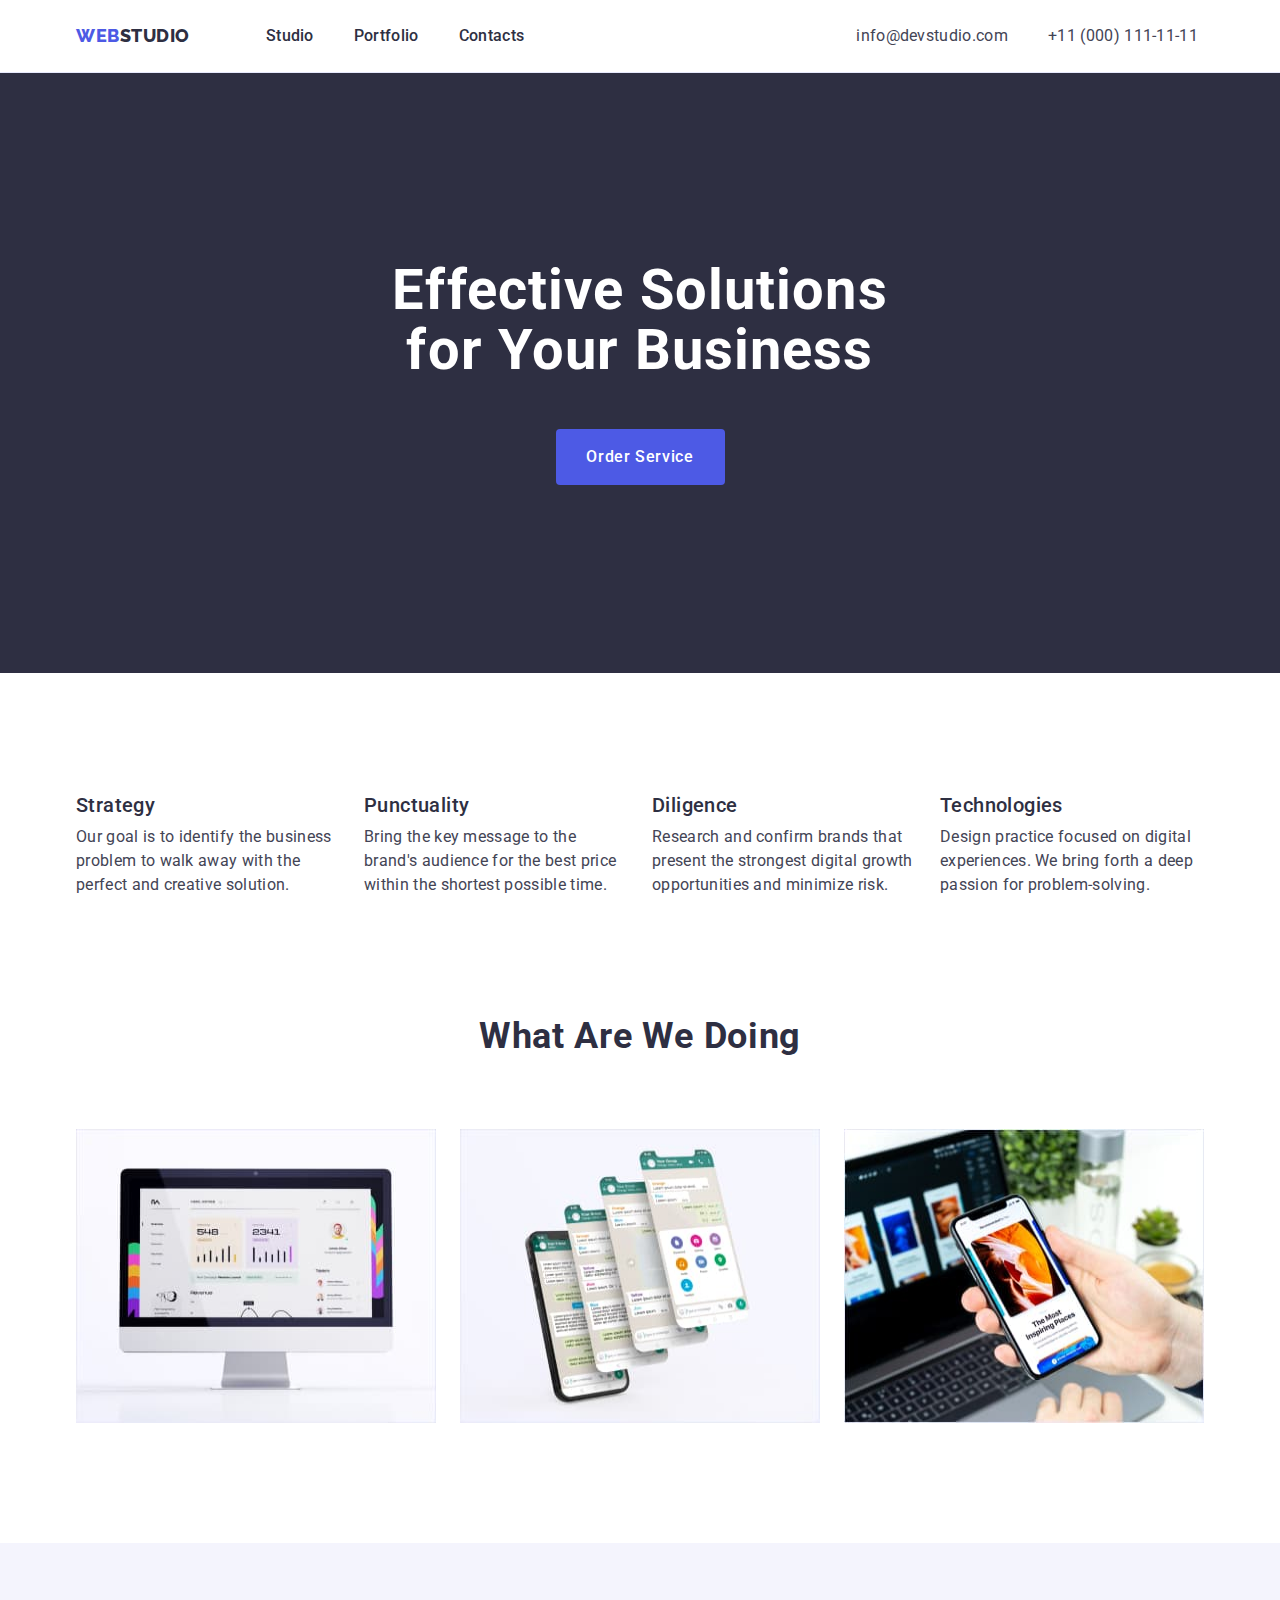
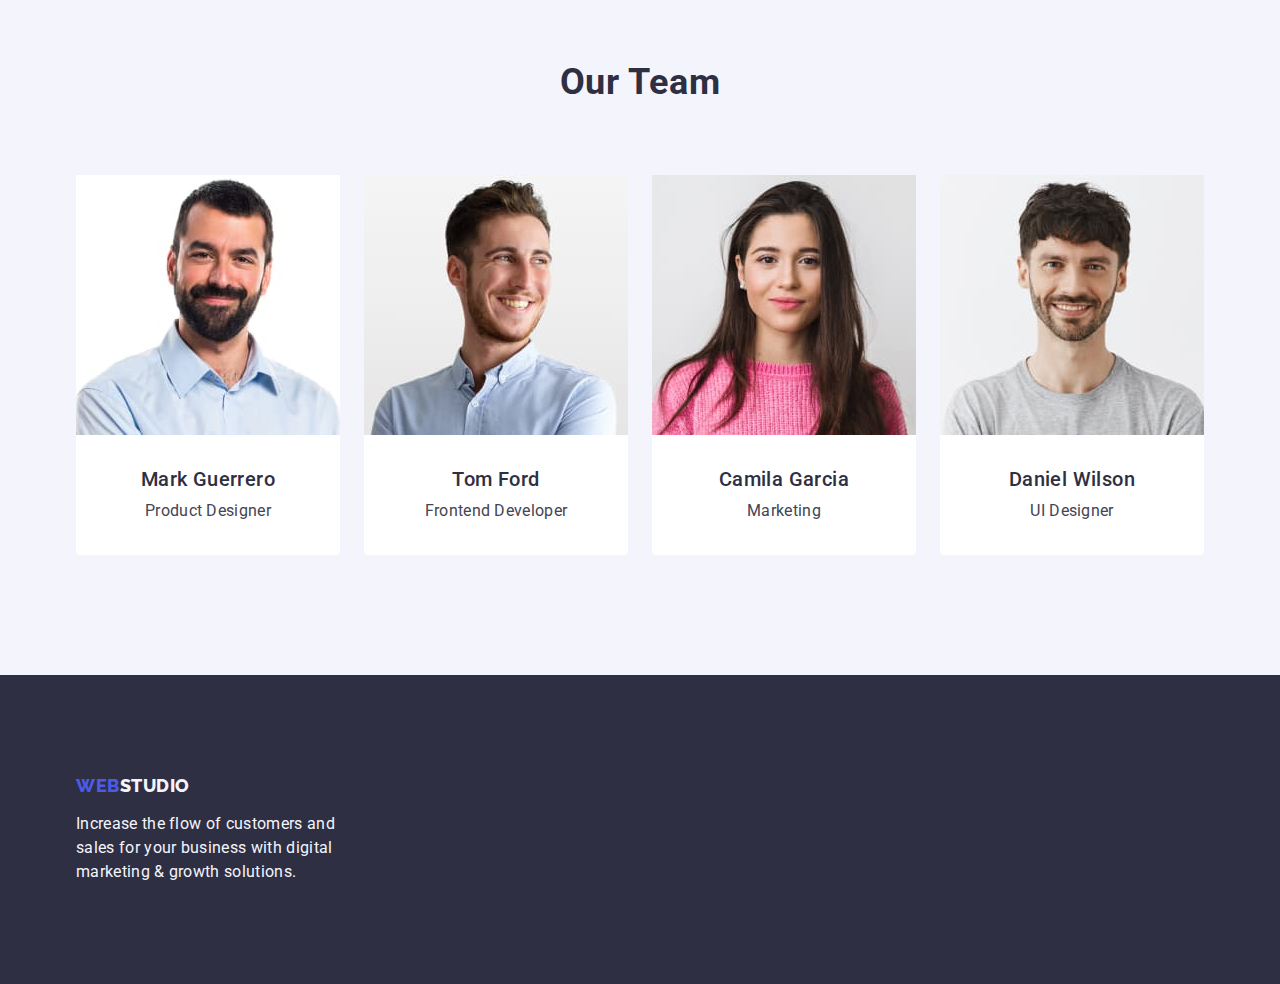
<file: index.html>
<!DOCTYPE html>
<html lang="en">
  <head>
    <meta charset="UTF-8" />
    <meta http-equiv="X-UA-Compatible" content="IE=edge" />
    <meta name="viewport" content="width=device-width, initial-scale=1.0" />
    <meta name="description" content="Ефективні рішення для вашого бізнесу" />
    <title>WebStudio</title>
    <link rel="preconnect" href="https://fonts.googleapis.com" />
    <link rel="preconnect" href="https://fonts.gstatic.com" crossorigin />
    <link
      href="https://fonts.googleapis.com/css2?family=Raleway:wght@800&family=Roboto:wght@400;500;700&display=swap"
      rel="stylesheet"
    />
    <link
      rel="stylesheet"
      href="https://cdn.jsdelivr.net/npm/modern-normalize@2.0.0/modern-normalize.min.css"
    />
    <link rel="stylesheet" href="./css/styles.css" />
  </head>
  <body class="page">
    <!-- Header section -->
    <header class="header">
      <div class="header-conteiner container">
        <nav class="header-nav">
          <a class="logo link" href="./index.html"
            >Web<span class="logo-studio">Studio</span></a
          >
          <ul class="header-list list">
            <li class="header-item">
              <a class="header-link link" href="./index.html">Studio</a>
            </li>
            <li class="header-item">
              <a class="header-link link" href="./portfolio.html">Portfolio</a>
            </li>
            <li class="header-item">
              <a class="header-link link" href="">Contacts</a>
            </li>
          </ul>
        </nav>
        <address class="header-address">
          <ul class="address-list list">
            <li class="address-item">
              <a class="address-link link" href="mailto:info@devstudio.com"
                >info@devstudio.com</a
              >
            </li>
            <li class="address-item">
              <a class="address-link link" href="tel:+110001111111"
                >+11 (000) 111-11-11</a
              >
            </li>
          </ul>
        </address>
      </div>
    </header>
    <!-- Main block -->
    <main class="main">
      <!-- Hero header -->
      <section class="section hero">
        <div class="container">
          <h1 class="hero-title">Effective Solutions for Your Business</h1>
          <button class="hero-btn" type="button">Order Service</button>
        </div>
      </section>
      <!-- Peculiarities -->
      <section class="section peculiarities">
        <div class="container">
          <h2 class="visually-hidden">Advantages</h2>
          <ul class="peculiarities-list list">
            <li class="peculiarities-item">
              <h3 class="peculiarities-caption">Strategy</h3>
              <p class="peculiarities-parph">
                Our goal is to identify the business problem to walk away with
                the perfect and creative solution.
              </p>
            </li>
            <li class="peculiarities-item">
              <h3 class="peculiarities-caption">Punctuality</h3>
              <p class="peculiarities-parph">
                Bring the key message to the brand's audience for the best price
                within the shortest possible time.
              </p>
            </li>
            <li class="peculiarities-item">
              <h3 class="peculiarities-caption">Diligence</h3>
              <p class="peculiarities-parph">
                Research and confirm brands that present the strongest digital
                growth opportunities and minimize risk.
              </p>
            </li>
            <li class="peculiarities-item">
              <h3 class="peculiarities-caption">Technologies</h3>
              <p class="peculiarities-parph">
                Design practice focused on digital experiences. We bring forth a
                deep passion for problem-solving.
              </p>
            </li>
          </ul>
        </div>
      </section>
      <!-- Kind of activity -->
      <section class="section activity">
        <div class="container">
          <h2 class="activity-title">What are we doing</h2>
          <ul class="activity-list list">
            <li class="activity-item">
              <img
                class="activity-img"
                src="./images/activity-img/img1.jpg"
                alt="img1"
                width="360"
                height="294"
              />
            </li>
            <li class="activity-item">
              <img
                class="activity-img"
                src="./images/activity-img/img2.jpg"
                alt="img2"
                width="360"
                height="294"
              />
            </li>
            <li class="activity-item">
              <img
                class="activity-img"
                src="./images/activity-img/img3.jpg"
                alt="img3"
                width="360"
                height="294"
              />
            </li>
          </ul>
        </div>
      </section>
      <!-- Team -->
      <section class="section team">
        <div class="container">
          <h2 class="team-title">Our Team</h2>
          <ul class="team-list list">
            <li class="team-item">
              <img
                class="team-img"
                src="./images/team/img1.jpg"
                alt="photo-1"
                width="264"
                height="260"
              />
              <div class="team-info">
                <h3 class="team-caption">Mark Guerrero</h3>
                <p class="team-parph">Product Designer</p>
              </div>
            </li>
            <li class="team-item">
              <img
                class="team-img"
                src="./images/team/img2.jpg"
                alt="photo-2"
                width="264"
                height="260"
              />
              <div class="team-info">
                <h3 class="team-caption">Tom Ford</h3>
                <p class="team-parph">Frontend Developer</p>
              </div>
            </li>
            <li class="team-item">
              <img
                class="team-img"
                src="./images/team/img3.jpg"
                alt="photo-3"
                width="264"
                height="260"
              />
              <div class="team-info">
                <h3 class="team-caption">Camila Garcia</h3>
                <p class="team-parph">Marketing</p>
              </div>
            </li>
            <li class="team-item">
              <img
                class="team-img"
                src="./images/team/img4.jpg"
                alt="photo-4"
                width="264"
                height="260"
              />
              <div class="team-info">
                <h3 class="team-caption">Daniel Wilson</h3>
                <p class="team-parph">UI Designer</p>
              </div>
            </li>
          </ul>
        </div>
      </section>
    </main>
    <!-- Footer section -->
    <footer class="footer">
      <div class="container">
        <a class="footer-logo link" href="./index.html"
          >Web<span class="footer-logo-studio">Studio</span></a
        >
        <p class="footer-parph">
          Increase the flow of customers and sales for your business with
          digital marketing & growth solutions.
        </p>
      </div>
    </footer>
  </body>
</html>
</file>
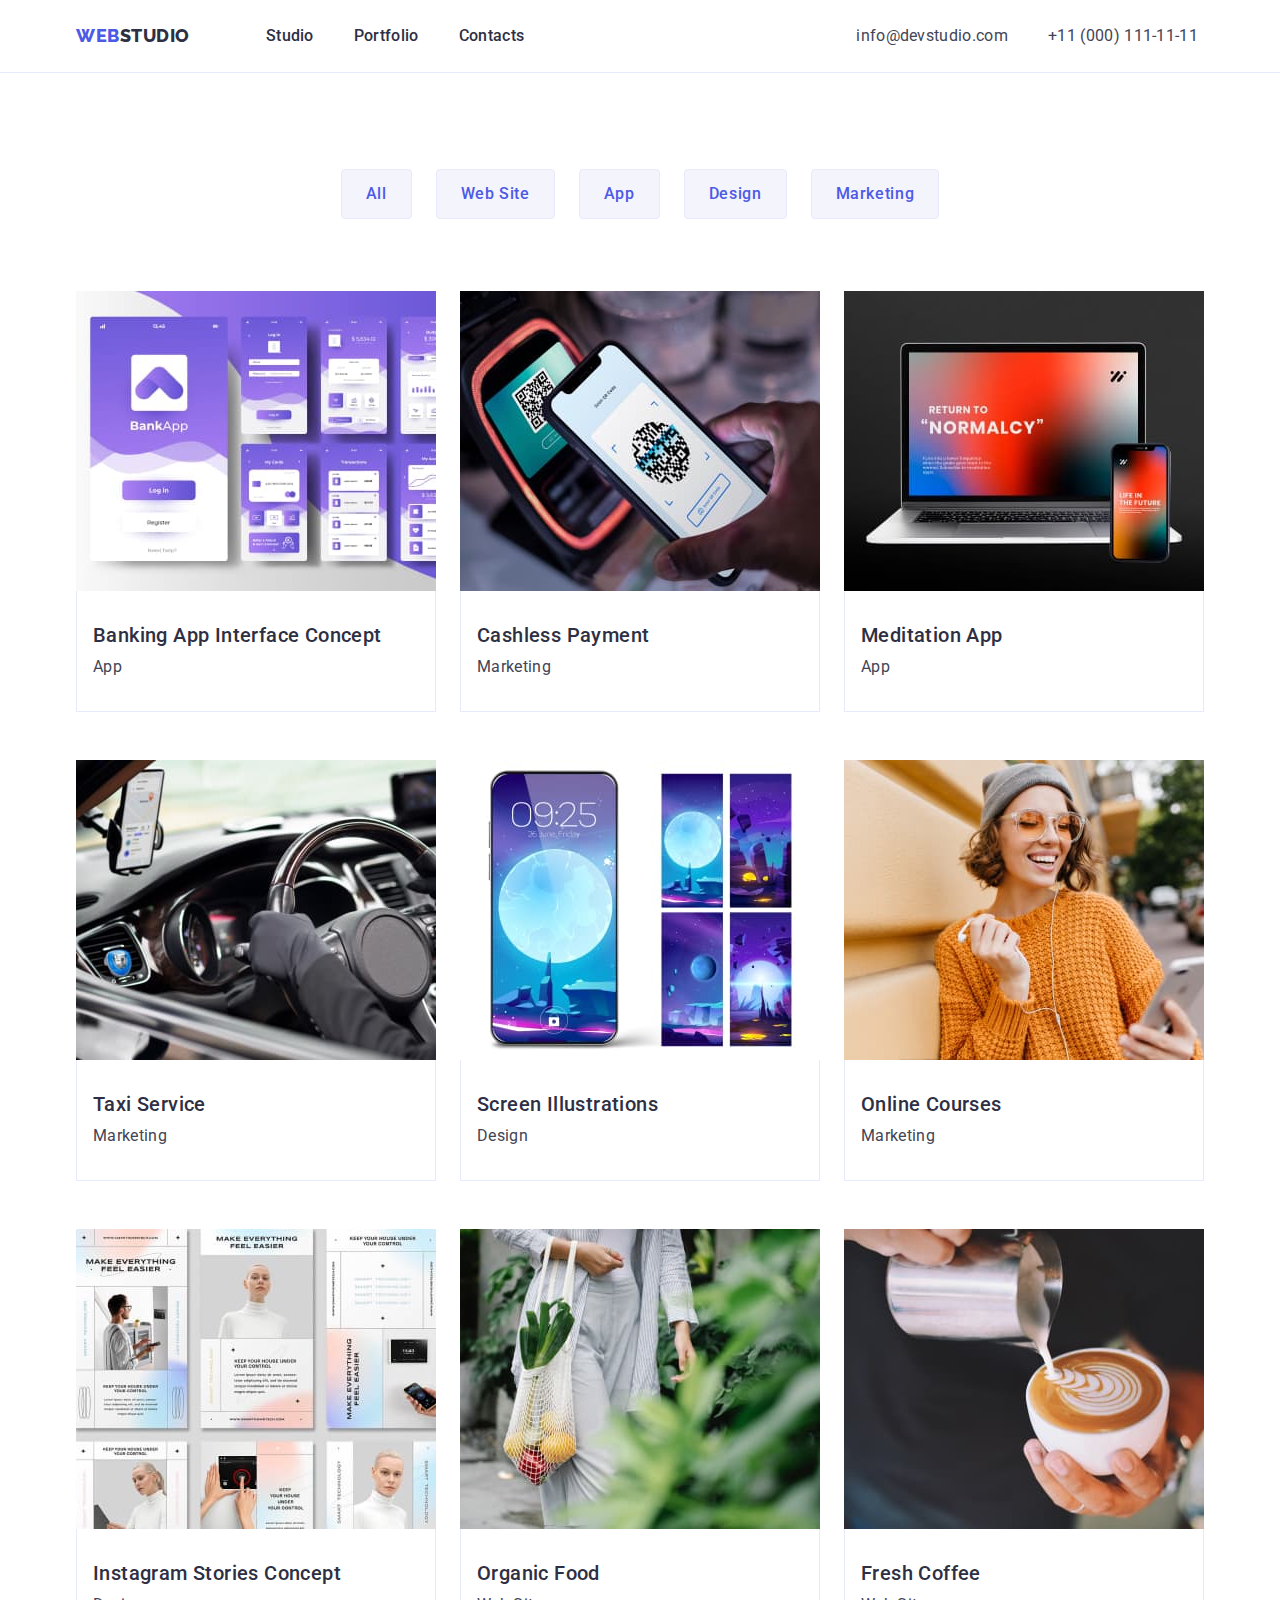
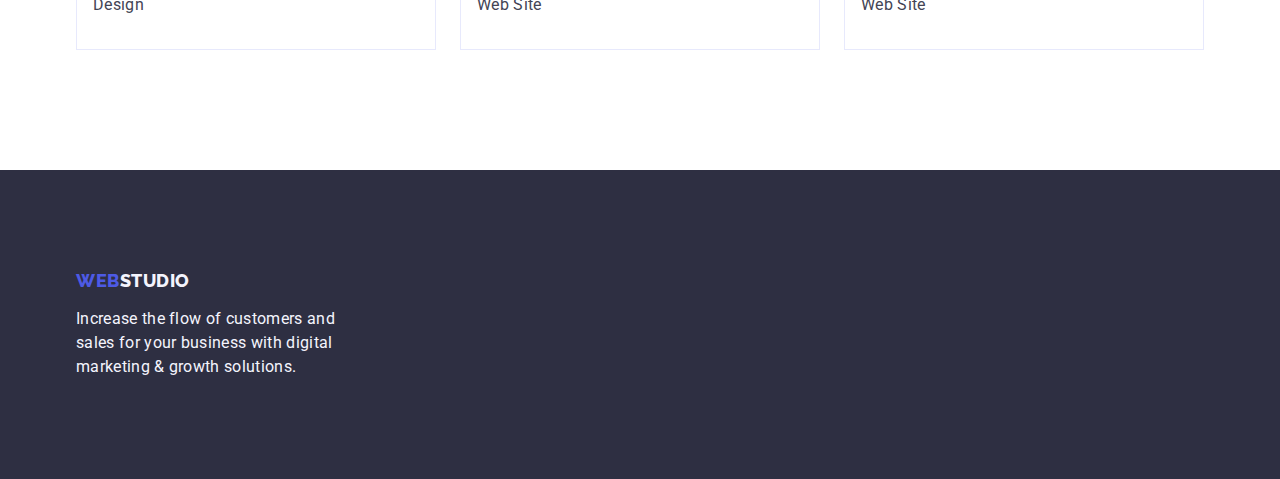
<file: portfolio.html>
<!DOCTYPE html>
<html lang="en">
  <head>
    <meta charset="UTF-8" />
    <meta http-equiv="X-UA-Compatible" content="IE=edge" />
    <meta name="viewport" content="width=device-width, initial-scale=1.0" />
    <meta name="description" content="Ефективні рішення для вашого бізнесу" />
    <title>WebStudio</title>
    <link rel="preconnect" href="https://fonts.googleapis.com" />
    <link rel="preconnect" href="https://fonts.gstatic.com" crossorigin />
    <link
      href="https://fonts.googleapis.com/css2?family=Raleway:wght@800&family=Roboto:wght@400;500;700&display=swap"
      rel="stylesheet"
    />
    <link
      rel="stylesheet"
      href="https://cdn.jsdelivr.net/npm/modern-normalize@2.0.0/modern-normalize.min.css"
    />
    <link rel="stylesheet" href="./css/styles.css" />
  </head>
  <body class="page">
    <!-- Header section -->
    <header class="header">
      <div class="header-conteiner container">
        <nav class="header-nav">
          <a class="logo link" href="./index.html"
            >Web<span class="logo-studio">Studio</span></a
          >
          <ul class="header-list list">
            <li class="header-item">
              <a class="header-link link" href="./index.html">Studio</a>
            </li>
            <li class="header-item">
              <a class="header-link link" href="./portfolio.html">Portfolio</a>
            </li>
            <li class="header-item">
              <a class="header-link link" href="">Contacts</a>
            </li>
          </ul>
        </nav>
        <address class="header-address">
          <ul class="address-list list">
            <li class="address-item">
              <a class="address-link link" href="mailto:info@devstudio.com"
                >info@devstudio.com</a
              >
            </li>
            <li class="address-item">
              <a class="address-link link" href="tel:+110001111111"
                >+11 (000) 111-11-11</a
              >
            </li>
          </ul>
        </address>
      </div>
    </header>
    <main>
      <section class="portfolio section">
        <div class="container">
          <h1 class="visually-hidden">Portfolio</h1>
          <ul class="portfolio-list list">
            <li class="portfolio-item">
              <button class="portfolio-btn link" type="button">All</button>
            </li>
            <li class="portfolio-item">
              <button class="portfolio-btn link" type="button">Web Site</button>
            </li>
            <li class="portfolio-item">
              <button class="portfolio-btn link" type="button">App</button>
            </li>
            <li class="portfolio-item">
              <button class="portfolio-btn link" type="button">Design</button>
            </li>
            <li class="portfolio-item">
              <button class="portfolio-btn link" type="button">
                Marketing
              </button>
            </li>
          </ul>
          <ul class="projects-list list">
            <li class="projects-item">
              <a class="projects-link link" href="">
                <img
                  class="projects-img"
                  src="./images/portfolio/img1.jpg"
                  alt="Banking"
                  width="360"
                  height="300"
                />
                <div class="project-container">
                  <h2 class="projects-caption">
                    Banking App Interface Concept
                  </h2>
                  <p class="projects-parph">App</p>
                </div>
              </a>
            </li>
            <li class="projects-item">
              <a class="projects-link link" href="">
                <img
                  class="projects-img"
                  src="./images/portfolio/img2.jpg"
                  alt="Payment"
                  width="360"
                  height="300"
                />
                <div class="project-container">
                  <h2 class="projects-caption">Cashless Payment</h2>
                  <p class="projects-parph">Marketing</p>
                </div>
              </a>
            </li>
            <li class="projects-item">
              <a class="projects-link link" href="">
                <img
                  class="projects-img"
                  src="./images/portfolio/img3.jpg"
                  alt="App"
                  width="360"
                  height="300"
                />
                <div class="project-container">
                  <h2 class="projects-caption">Meditation App</h2>
                  <p class="projects-parph">App</p>
                </div>
              </a>
            </li>
            <li class="projects-item">
              <a class="projects-link link" href="">
                <img
                  class="projects-img"
                  src="./images/portfolio/img4.jpg"
                  alt="Service"
                  width="360"
                  height="300"
                />
                <div class="project-container">
                  <h2 class="projects-caption">Taxi Service</h2>
                  <p class="projects-parph">Marketing</p>
                </div>
              </a>
            </li>
            <li class="projects-item">
              <a class="projects-link link" href="">
                <img
                  class="projects-img"
                  src="./images/portfolio/img5.jpg"
                  alt="Illustrations"
                  width="360"
                  height="300"
                />
                <div class="project-container">
                  <h2 class="projects-caption">Screen Illustrations</h2>
                  <p class="projects-parph">Design</p>
                </div>
              </a>
            </li>
            <li class="projects-item">
              <a class="projects-link link" href="">
                <img
                  class="projects-img"
                  src="./images/portfolio/img6.jpg"
                  alt="Courses"
                  width="360"
                  height="300"
                />
                <div class="project-container">
                  <h2 class="projects-caption">Online Courses</h2>
                  <p class="projects-parph">Marketing</p>
                </div>
              </a>
            </li>
            <li class="projects-item">
              <a class="projects-link link" href="">
                <img
                  class="projects-img"
                  src="./images/portfolio/img7.jpg"
                  alt="Types of stories"
                  width="360"
                  height="300"
                />
                <div class="project-container">
                  <h2 class="projects-caption">Instagram Stories Concept</h2>
                  <p class="projects-parph">Design</p>
                </div>
              </a>
            </li>
            <li class="projects-item">
              <a class="projects-link link" href="">
                <img
                  class="projects-img"
                  src="./images/portfolio/img8.jpg"
                  alt="Girl with food"
                  width="360"
                  height="300"
                />
                <div class="project-container">
                  <h2 class="projects-caption">Organic Food</h2>
                  <p class="projects-parph">Web Site</p>
                </div>
              </a>
            </li>
            <li class="projects-item">
              <a class="projects-link link" href="">
                <img
                  class="projects-img"
                  src="./images/portfolio/img9.jpg"
                  alt="A cup of coffee"
                  width="360"
                  height="300"
                />
                <div class="project-container">
                  <h2 class="projects-caption">Fresh Coffee</h2>
                  <p class="projects-parph">Web Site</p>
                </div>
              </a>
            </li>
          </ul>
        </div>
      </section>
    </main>
    <!-- Footer section -->
    <footer class="footer">
      <div class="container">
        <a class="footer-logo link" href="./index.html"
          >Web<span class="footer-logo-studio">Studio</span></a
        >
        <p class="footer-parph">
          Increase the flow of customers and sales for your business with
          digital marketing & growth solutions.
        </p>
      </div>
    </footer>
  </body>
</html>
</file>
<file: css/styles.css>
:root {
      --brand-color: #434455;
      --brand-links-hf : #404bbf;
      --text-color: #2E2F42;
      --text-color-bg: #FFFFFF;
      --logo-color: #4D5AE5;
      --complementary-color: #F4F4FD;
      --portfolio-btn: #e7e9fc;
      }

body {
  font-family: Roboto, sans-serif ;
  color: var(--brand-color);
    background-color: var(--text-color-bg);
}

button {
  cursor: pointer
}

/**
  |============================
  | Resets
  |============================
*/

h1,h2,h3,h4,h5,h6,p {
margin: 0;
}

ul,
ol{
  list-style: none;
  margin: 0;
  padding: 0;
}

img {
  display: block;
  max-width: 100%;
}

/**
  |============================
  | Header
  |============================
*/

.logo {
  font-family: 'Raleway', sans-serif;
    font-weight: 800;
    font-size: 18px;
    line-height: 1.17;
    letter-spacing: 0.03em;
    text-transform: uppercase;
    color: var(--logo-color);
}

.logo {
  margin-right: 76px;
}

.link {
  text-decoration: none;
}

.logo-studio{
  color: var(--text-color);
}

.header {
  border-bottom: 1px solid var(--portfolio-btn);
}

.header-conteiner {
  display: flex;
  align-items: center;
}

.container {
width: 1158px;
margin: 0 auto;
padding: 0 15px;
}

.header-nav {
  display: flex;
  align-items: center;
}

.header-list {
 display: flex;
 gap: 40px;
}

.header-item{
  
}

.header-link{
  font-weight: 500;
  line-height: 1.5;
  letter-spacing: 0.02em;
  color: var(--text-color);
  display: block;
  padding: 24px 0;
}

.header-link:hover {
  color: var(--brand-links-hf);
}
.header-link:focus {
  color: var(--brand-links-hf);
}

.header-address {
  font-style: normal;
  padding-left: 332px;
}

.address-list {
 display: flex;
 gap: 40px;
}

.address-link {
line-height: 1.5;
letter-spacing: 0.02em;
color: var(--brand-color);
}

.address-link:hover {
  color: var(--brand-links-hf);
  }
  
.address-link:focus {
 color: var(--brand-links-hf);
}

/**
  |============================
  | Block 1
  |============================
*/

.hero-conteiner {
  
}

.hero{
background-color: var(--text-color);
padding: 188px 0;
}

.hero-title {
font-size: 56px;
line-height: 1.07;
text-align: center;
letter-spacing: 0.02em;
color: var(--text-color-bg);
max-width: 496px;
margin-left: auto;
margin-right: auto;
margin-bottom: 48px;
}

.hero-btn {
  background-color: var(--logo-color);
  font-family: "Roboto", sans-serif;
  font-weight: 500;
  font-size: 16px;
  line-height: 1.5;
  letter-spacing: 0.04em;
  color: var(--text-color-bg);
  display: block;
  min-width: 169px;
  height: 56px;
  border: none;
  border-radius: 4px;
  cursor: pointer;
  margin-left: auto;
  margin-right: auto;
}

.hero-btn:hover {
  background-color: var(--brand-links-hf);
}
.hero-btn:focus {
background-color: var(--brand-links-hf);
}

/**
  |============================
  | Block 2
  |============================
*/

.peculiarities {
  padding: 120px 0;
}

.visually-hidden {
  position: absolute;
  width: 1px;
  height: 1px;
  margin: -1px;
  border: 0;
  padding: 0;
  white-space: nowrap;
  clip-path: inset(100%);
  clip: rect(0 0 0 0);
  overflow: hidden;
}
.peculiarities-list {
  display: flex;
  gap: 24px;
}

.peculiarities-item {
width: calc((100% - 72px) / 4);
}

.peculiarities-caption {
margin-bottom: 8px;
}

.peculiarities-caption {
  font-weight: 500;
  font-size: 20px;
  line-height: 1.2;
  letter-spacing: 0.02em;
  color: var(--text-color);
}

.peculiarities-parph {
line-height: 1.5;
letter-spacing: 0.02em;
}

/**
  |============================
  | Block 3
  |============================
*/

.activity {
padding-bottom: 120px;
}

.activity-title {
margin-bottom: 72px;
}

.activity-list {
  display: flex;
  gap: 24px;
}

.activity-item {
width: calc((100% - 48px) / 3);
}

.activity-title{
  font-size: 36px;
  line-height: 1.11;
  text-align: center;
  letter-spacing: 0.02em;
  text-transform: capitalize;
  color: var(--text-color);
}

/**
  |============================
  | Block 4
  |============================
*/

.team{
  background-color: var(--complementary-color);
  padding: 120px 0;
}

.team-title {
font-size: 36px;
line-height: 1.11;
text-align: center;
letter-spacing: 0.02em;
text-transform: capitalize;
color: var(--text-color);
margin-bottom: 72px;
}

.team-list {
display: flex;
gap: 24px;
}

.team-item {
background-color: var(--text-color-bg);
width: calc((100% - 72px) / 4);
border-radius: 0px 0px 4px 4px;
}

.team-info {
padding: 32px 16px;
}

.team-caption {
  font-weight: 500;
  font-size: 20px;
  line-height: 1.2;
  letter-spacing: 0.02em;
  color: var(--text-color);
  text-align: center;
  margin-bottom: 8px;
}

.team-parph {
  line-height: 1.5;
  letter-spacing: 0.02em;
  text-align: center;
}

/**
  |============================
  | Footer
  |============================
*/

.footer {
  background-color: var(--text-color);
  padding: 100px 0;
}

.footer-logo {
  font-family: "Raleway", sans-serif;
  font-weight: 800;
  font-size: 18px;
  line-height: 1.17;
  letter-spacing: 0.03em;
  text-transform: uppercase;
  color: var(--logo-color);
  display: inline-block;
  margin-bottom: 16px;
}
.footer-logo-studio {
color: var(--complementary-color);}

.footer-parph {
  line-height: 1.5;
    color: var(--complementary-color);
    letter-spacing: 0.02em;
    max-width: 264px;
}

/**
  |============================
  | Portfolio
  |============================
*/

.portfolio {
padding-top: 96px;
  padding-bottom: 120px;
}

.portfolio-list {
display: flex;
justify-content: center;
gap: 24px;
margin-bottom: 72px;
}

.portfolio-btn {
  font-family: "Roboto", sans-serif;
  font-weight: 500;
  font-size: 16px;
  line-height: 1.5;
  letter-spacing: 0.04em;
  color: var(--logo-color);
  background-color: var(--complementary-color);
  padding: 12px 24px;
  border: 1px solid var(--portfolio-btn);
  border-radius: 4px;
}

.portfolio-btn:hover {
  color: var(--text-color-bg);
    background-color: var(--brand-links-hf);
    border: 1px solid transparent;
}
.portfolio-btn:focus {
 color: var(--text-color-bg);
background-color: var(--brand-links-hf);
border: 1px solid transparent;
}

.projects-list {
display: flex;
flex-wrap: wrap;
column-gap: 24px;
row-gap: 48px;
}

.projects-item {
width: calc((100% - 48px) / 3);
}

.project-container {
  padding: 32px 16px;
  border: 1px solid var(--portfolio-btn);
  border-top: none;
}



.projects-caption {
font-weight: 500;
font-size: 20px;
line-height: 1.2;
letter-spacing: 0.02em;
color: var(--text-color);
margin-bottom: 8px;
}

.projects-parph {
  font-size: 16px;
  line-height: 1.5;
  letter-spacing: 0.02em;
  color: var(--brand-color);

}
</file>
